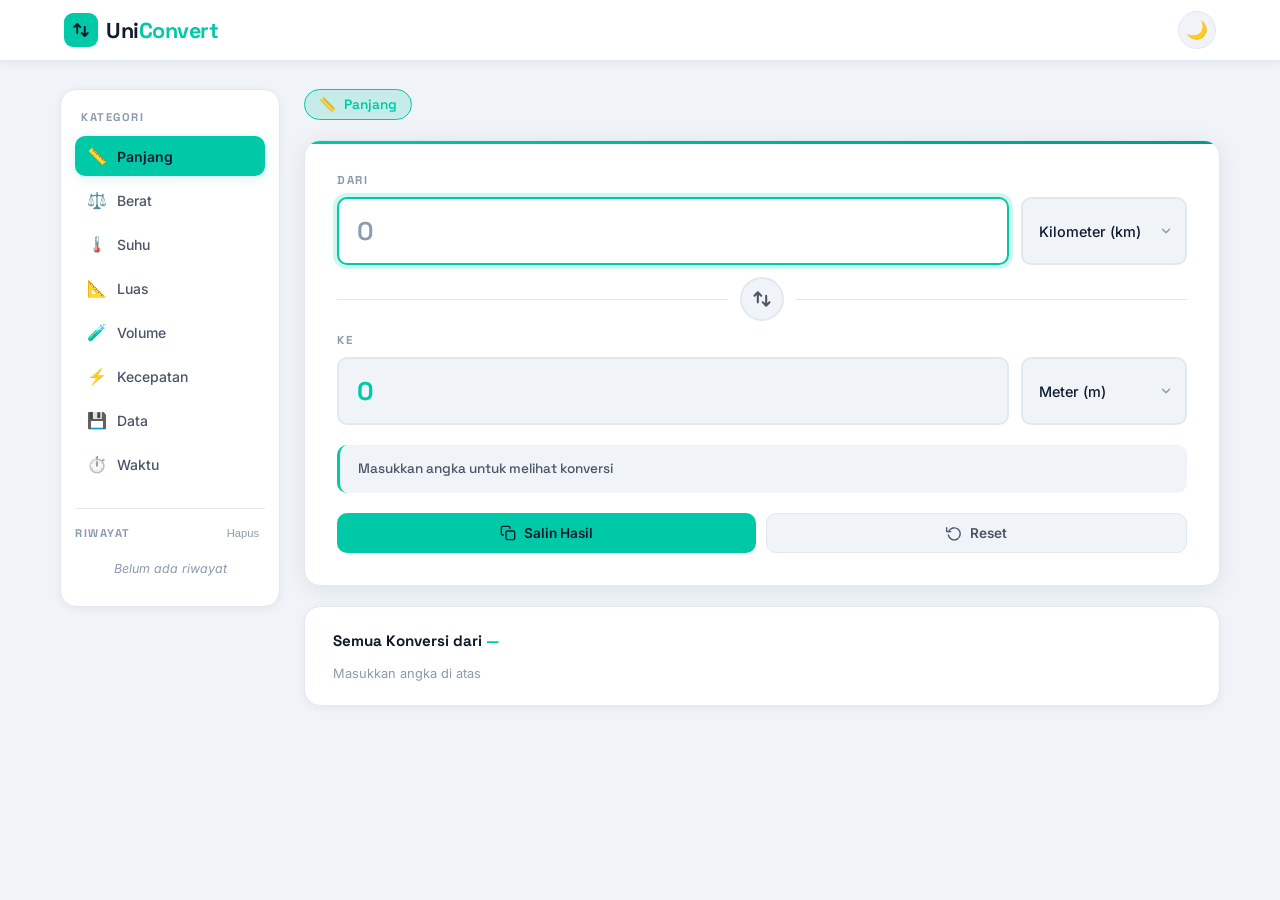
<file: index.html>
<!DOCTYPE html>
<html lang="id">
<head>
  <meta charset="UTF-8" />
  <meta name="viewport" content="width=device-width, initial-scale=1.0" />
  <title>UniConvert — Unit Converter</title>
  <link rel="stylesheet" href="style.css" />
  <link href="https://fonts.googleapis.com/css2?family=Space+Grotesk:wght@400;500;600;700&family=Inter:wght@400;500;600&display=swap" rel="stylesheet" />
</head>
<body>

  <!-- HEADER -->
  <header class="header">
    <div class="header-inner">
      <div class="logo">
        <span class="logo-icon">
  <svg width="18" height="18" viewBox="0 0 24 24" fill="none" stroke="#0F1B2D" stroke-width="2.5" stroke-linecap="round" stroke-linejoin="round">
    <path d="M7 16V4m0 0L3 8m4-4l4 4"/>
    <path d="M17 8v12m0 0l4-4m-4 4l-4-4"/>
  </svg>
        </span>
        <span class="logo-text">Uni<span class="logo-accent">Convert</span></span>
      </div>
      <button class="theme-toggle" id="themeToggle" title="Toggle dark/light mode">
        <span id="themeIcon">🌙</span>
      </button>
    </div>
  </header>

  <div class="app-layout">

    <!-- SIDEBAR KATEGORI -->
    <aside class="sidebar" id="sidebar">
      <div class="sidebar-title">Kategori</div>
      <nav class="category-nav" id="categoryNav">
        <button class="cat-btn active" data-cat="length">
          <span class="cat-icon">📏</span>
          <span>Panjang</span>
        </button>
        <button class="cat-btn" data-cat="weight">
          <span class="cat-icon">⚖️</span>
          <span>Berat</span>
        </button>
        <button class="cat-btn" data-cat="temperature">
          <span class="cat-icon">🌡️</span>
          <span>Suhu</span>
        </button>
        <button class="cat-btn" data-cat="area">
          <span class="cat-icon">📐</span>
          <span>Luas</span>
        </button>
        <button class="cat-btn" data-cat="volume">
          <span class="cat-icon">🧪</span>
          <span>Volume</span>
        </button>
        <button class="cat-btn" data-cat="speed">
          <span class="cat-icon">⚡</span>
          <span>Kecepatan</span>
        </button>
        <button class="cat-btn" data-cat="data">
          <span class="cat-icon">💾</span>
          <span>Data</span>
        </button>
        <button class="cat-btn" data-cat="time">
          <span class="cat-icon">⏱️</span>
          <span>Waktu</span>
        </button>
      </nav>

      <div class="sidebar-history">
        <div class="history-title">
          <span>Riwayat</span>
          <button class="clear-history" id="clearHistory">Hapus</button>
        </div>
        <ul class="history-list" id="historyList">
          <li class="history-empty">Belum ada riwayat</li>
        </ul>
      </div>
    </aside>

    <!-- MAIN CONVERTER -->
    <main class="main-content">
      <!-- Category Badge -->
      <div class="category-badge" id="categoryBadge">
        <span id="badgeIcon">📏</span>
        <span id="badgeName">Panjang</span>
      </div>

      <!-- Converter Card -->
      <div class="converter-card">

        <!-- FROM -->
        <div class="input-group">
          <label class="input-label">Dari</label>
          <div class="input-row">
            <input
              type="number"
              class="value-input"
              id="fromValue"
              placeholder="0"
              autocomplete="off"
            />
            <select class="unit-select" id="fromUnit"></select>
          </div>
        </div>

        <!-- SWAP BUTTON -->
        <div class="swap-row">
          <div class="divider-line"></div>
          <button class="swap-btn" id="swapBtn" title="Tukar satuan">
            <svg width="20" height="20" viewBox="0 0 24 24" fill="none" stroke="currentColor" stroke-width="2.5" stroke-linecap="round" stroke-linejoin="round">
              <path d="M7 16V4m0 0L3 8m4-4l4 4"/>
              <path d="M17 8v12m0 0l4-4m-4 4l-4-4"/>
            </svg>
          </button>
          <div class="divider-line"></div>
        </div>

        <!-- TO -->
        <div class="input-group">
          <label class="input-label">Ke</label>
          <div class="input-row">
            <div class="result-display" id="toValue">0</div>
            <select class="unit-select" id="toUnit"></select>
          </div>
        </div>

        <!-- RESULT FORMULA -->
        <div class="formula-box" id="formulaBox">
          <span id="formulaText">Masukkan angka untuk melihat konversi</span>
        </div>

        <!-- ACTION BUTTONS -->
        <div class="action-row">
          <button class="action-btn copy-btn" id="copyBtn">
            <svg width="16" height="16" viewBox="0 0 24 24" fill="none" stroke="currentColor" stroke-width="2" stroke-linecap="round" stroke-linejoin="round">
              <rect x="9" y="9" width="13" height="13" rx="2" ry="2"/>
              <path d="M5 15H4a2 2 0 0 1-2-2V4a2 2 0 0 1 2-2h9a2 2 0 0 1 2 2v1"/>
            </svg>
            Salin Hasil
          </button>
          <button class="action-btn reset-btn" id="resetBtn">
            <svg width="16" height="16" viewBox="0 0 24 24" fill="none" stroke="currentColor" stroke-width="2" stroke-linecap="round" stroke-linejoin="round">
              <polyline points="1 4 1 10 7 10"/>
              <path d="M3.51 15a9 9 0 1 0 .49-5.09"/>
            </svg>
            Reset
          </button>
        </div>

        <!-- TOAST -->
        <div class="toast" id="toast">✓ Disalin!</div>
      </div>

      <!-- ALL UNITS REFERENCE -->
      <div class="all-units-card" id="allUnitsCard">
        <div class="all-units-title">Semua Konversi dari <span id="allUnitsFrom">—</span></div>
        <div class="all-units-grid" id="allUnitsGrid"></div>
      </div>
    </main>

    <!-- MOBILE NAV TOGGLE -->
    <button class="mobile-cat-toggle" id="mobileCatToggle">
      ☰ Kategori
    </button>

  </div>

  <script src="app.js"></script>
</body>
</html>
</file>
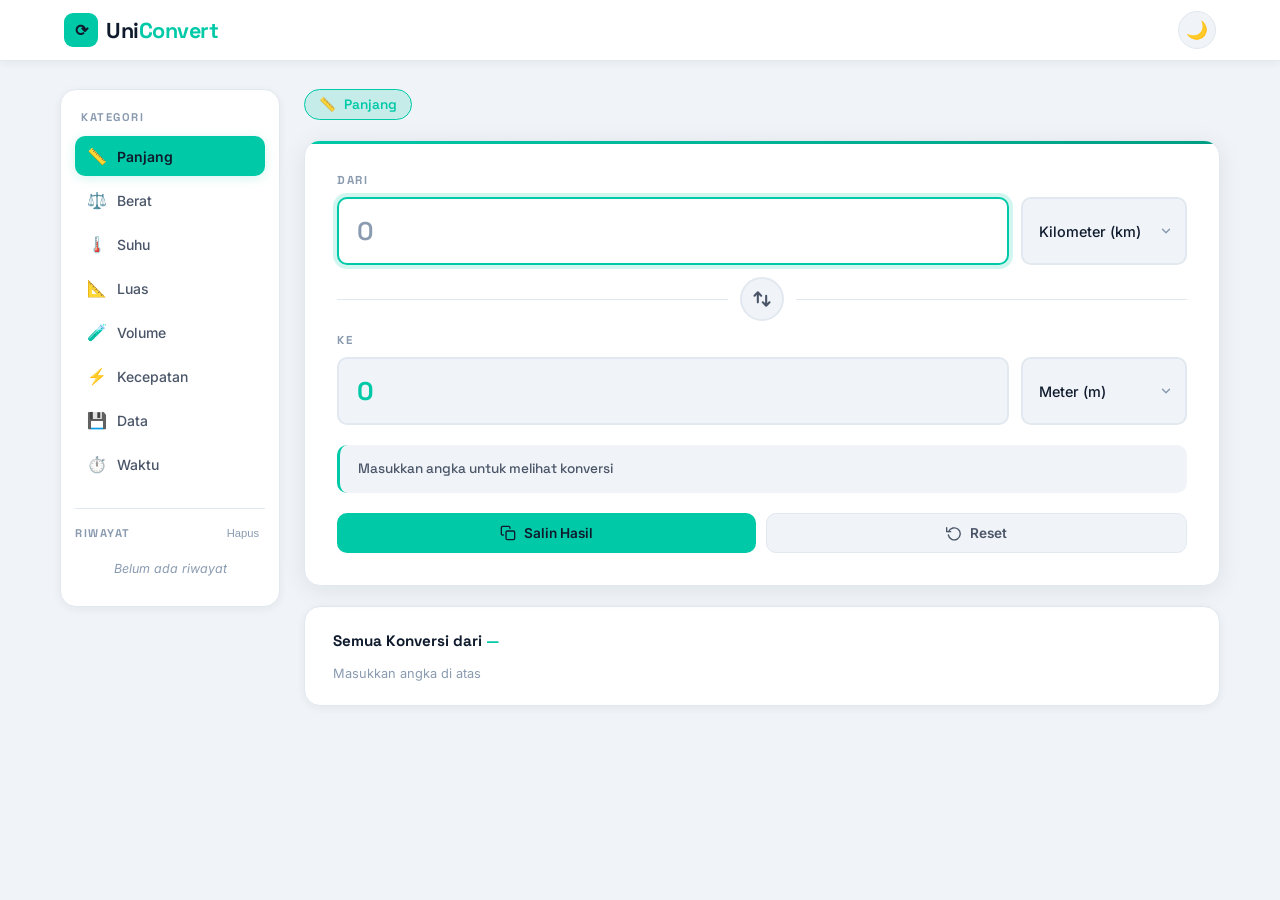
<file: index-3.html>
<!DOCTYPE html>
<html lang="id">
<head>
  <meta charset="UTF-8" />
  <meta name="viewport" content="width=device-width, initial-scale=1.0" />
  <title>UniConvert — Unit Converter</title>
  <link rel="stylesheet" href="style.css" />
  <link href="https://fonts.googleapis.com/css2?family=Space+Grotesk:wght@400;500;600;700&family=Inter:wght@400;500;600&display=swap" rel="stylesheet" />
</head>
<body>

  <!-- HEADER -->
  <header class="header">
    <div class="header-inner">
      <div class="logo">
        <span class="logo-icon">⟳</span>
        <span class="logo-text">Uni<span class="logo-accent">Convert</span></span>
      </div>
      <button class="theme-toggle" id="themeToggle" title="Toggle dark/light mode">
        <span id="themeIcon">🌙</span>
      </button>
    </div>
  </header>

  <div class="app-layout">

    <!-- SIDEBAR KATEGORI -->
    <aside class="sidebar" id="sidebar">
      <div class="sidebar-title">Kategori</div>
      <nav class="category-nav" id="categoryNav">
        <button class="cat-btn active" data-cat="length">
          <span class="cat-icon">📏</span>
          <span>Panjang</span>
        </button>
        <button class="cat-btn" data-cat="weight">
          <span class="cat-icon">⚖️</span>
          <span>Berat</span>
        </button>
        <button class="cat-btn" data-cat="temperature">
          <span class="cat-icon">🌡️</span>
          <span>Suhu</span>
        </button>
        <button class="cat-btn" data-cat="area">
          <span class="cat-icon">📐</span>
          <span>Luas</span>
        </button>
        <button class="cat-btn" data-cat="volume">
          <span class="cat-icon">🧪</span>
          <span>Volume</span>
        </button>
        <button class="cat-btn" data-cat="speed">
          <span class="cat-icon">⚡</span>
          <span>Kecepatan</span>
        </button>
        <button class="cat-btn" data-cat="data">
          <span class="cat-icon">💾</span>
          <span>Data</span>
        </button>
        <button class="cat-btn" data-cat="time">
          <span class="cat-icon">⏱️</span>
          <span>Waktu</span>
        </button>
      </nav>

      <div class="sidebar-history">
        <div class="history-title">
          <span>Riwayat</span>
          <button class="clear-history" id="clearHistory">Hapus</button>
        </div>
        <ul class="history-list" id="historyList">
          <li class="history-empty">Belum ada riwayat</li>
        </ul>
      </div>
    </aside>

    <!-- MAIN CONVERTER -->
    <main class="main-content">
      <!-- Category Badge -->
      <div class="category-badge" id="categoryBadge">
        <span id="badgeIcon">📏</span>
        <span id="badgeName">Panjang</span>
      </div>

      <!-- Converter Card -->
      <div class="converter-card">

        <!-- FROM -->
        <div class="input-group">
          <label class="input-label">Dari</label>
          <div class="input-row">
            <input
              type="number"
              class="value-input"
              id="fromValue"
              placeholder="0"
              autocomplete="off"
            />
            <select class="unit-select" id="fromUnit"></select>
          </div>
        </div>

        <!-- SWAP BUTTON -->
        <div class="swap-row">
          <div class="divider-line"></div>
          <button class="swap-btn" id="swapBtn" title="Tukar satuan">
            <svg width="20" height="20" viewBox="0 0 24 24" fill="none" stroke="currentColor" stroke-width="2.5" stroke-linecap="round" stroke-linejoin="round">
              <path d="M7 16V4m0 0L3 8m4-4l4 4"/>
              <path d="M17 8v12m0 0l4-4m-4 4l-4-4"/>
            </svg>
          </button>
          <div class="divider-line"></div>
        </div>

        <!-- TO -->
        <div class="input-group">
          <label class="input-label">Ke</label>
          <div class="input-row">
            <div class="result-display" id="toValue">0</div>
            <select class="unit-select" id="toUnit"></select>
          </div>
        </div>

        <!-- RESULT FORMULA -->
        <div class="formula-box" id="formulaBox">
          <span id="formulaText">Masukkan angka untuk melihat konversi</span>
        </div>

        <!-- ACTION BUTTONS -->
        <div class="action-row">
          <button class="action-btn copy-btn" id="copyBtn">
            <svg width="16" height="16" viewBox="0 0 24 24" fill="none" stroke="currentColor" stroke-width="2" stroke-linecap="round" stroke-linejoin="round">
              <rect x="9" y="9" width="13" height="13" rx="2" ry="2"/>
              <path d="M5 15H4a2 2 0 0 1-2-2V4a2 2 0 0 1 2-2h9a2 2 0 0 1 2 2v1"/>
            </svg>
            Salin Hasil
          </button>
          <button class="action-btn reset-btn" id="resetBtn">
            <svg width="16" height="16" viewBox="0 0 24 24" fill="none" stroke="currentColor" stroke-width="2" stroke-linecap="round" stroke-linejoin="round">
              <polyline points="1 4 1 10 7 10"/>
              <path d="M3.51 15a9 9 0 1 0 .49-5.09"/>
            </svg>
            Reset
          </button>
        </div>

        <!-- TOAST -->
        <div class="toast" id="toast">✓ Disalin!</div>
      </div>

      <!-- ALL UNITS REFERENCE -->
      <div class="all-units-card" id="allUnitsCard">
        <div class="all-units-title">Semua Konversi dari <span id="allUnitsFrom">—</span></div>
        <div class="all-units-grid" id="allUnitsGrid"></div>
      </div>
    </main>

    <!-- MOBILE NAV TOGGLE -->
    <button class="mobile-cat-toggle" id="mobileCatToggle">
      ☰ Kategori
    </button>

  </div>

  <script src="app.js"></script>
</body>
</html>
</file>
<file: style.css>
/* =============================================
   UNICONVERT — style.css
   ============================================= */

*, *::before, *::after {
  box-sizing: border-box;
  margin: 0;
  padding: 0;
}

:root {
  /* Light Mode */
  --bg:          #F0F4F8;
  --bg-card:     #FFFFFF;
  --bg-sidebar:  #FFFFFF;
  --bg-input:    #F0F4F8;
  --bg-result:   #F0F4F8;
  --text-primary:#0F1B2D;
  --text-sec:    #4A5568;
  --text-muted:  #8A9BB0;
  --accent:      #00C9A7;
  --accent-dark: #009E83;
  --accent-glow: rgba(0,201,167,0.18);
  --border:      #E2E8F0;
  --shadow:      0 4px 24px rgba(15,27,45,0.08);
  --shadow-sm:   0 2px 8px rgba(15,27,45,0.06);
  --radius:      16px;
  --radius-sm:   10px;
}

body.dark {
  --bg:          #0B1220;
  --bg-card:     #131F32;
  --bg-sidebar:  #111D2E;
  --bg-input:    #0F1B2D;
  --bg-result:   #0F1B2D;
  --text-primary:#F0F6FF;
  --text-sec:    #8FA8C8;
  --text-muted:  #4A6080;
  --accent:      #00D4AA;
  --accent-dark: #00A882;
  --accent-glow: rgba(0,212,170,0.15);
  --border:      #1E3050;
  --shadow:      0 4px 24px rgba(0,0,0,0.35);
  --shadow-sm:   0 2px 8px rgba(0,0,0,0.25);
}

html { scroll-behavior: smooth; }

body {
  font-family: 'Inter', sans-serif;
  background: var(--bg);
  color: var(--text-primary);
  min-height: 100vh;
  transition: background 0.3s, color 0.3s;
}

/* ---- HEADER ---- */
.header {
  position: sticky;
  top: 0;
  z-index: 100;
  background: var(--bg-card);
  border-bottom: 1px solid var(--border);
  box-shadow: var(--shadow-sm);
  transition: background 0.3s, border-color 0.3s;
}

.header-inner {
  max-width: 1200px;
  margin: 0 auto;
  padding: 0 24px;
  height: 60px;
  display: flex;
  align-items: center;
  justify-content: space-between;
}

.logo {
  display: flex;
  align-items: center;
  gap: 8px;
  font-family: 'Space Grotesk', sans-serif;
  font-size: 1.35rem;
  font-weight: 700;
  color: var(--text-primary);
  letter-spacing: -0.5px;
}

.logo-icon {
  display: inline-flex;
  align-items: center;
  justify-content: center;
  width: 34px;
  height: 34px;
  background: var(--accent);
  border-radius: 9px;
  font-size: 1rem;
  color: #0F1B2D;
  font-weight: 900;
  animation: spin-slow 8s linear infinite;
}

@keyframes spin-slow {
  from { transform: rotate(0deg); }
  to   { transform: rotate(360deg); }
}

.logo-accent { color: var(--accent); }

.theme-toggle {
  background: var(--bg-input);
  border: 1px solid var(--border);
  border-radius: 50%;
  width: 38px;
  height: 38px;
  cursor: pointer;
  font-size: 1.1rem;
  display: flex;
  align-items: center;
  justify-content: center;
  transition: background 0.2s, transform 0.2s;
}

.theme-toggle:hover {
  background: var(--accent-glow);
  transform: scale(1.1);
}

/* ---- LAYOUT ---- */
.app-layout {
  max-width: 1200px;
  margin: 0 auto;
  padding: 28px 20px 60px;
  display: grid;
  grid-template-columns: 220px 1fr;
  gap: 24px;
  align-items: start;
}

/* ---- SIDEBAR ---- */
.sidebar {
  background: var(--bg-sidebar);
  border-radius: var(--radius);
  border: 1px solid var(--border);
  padding: 20px 14px;
  box-shadow: var(--shadow-sm);
  position: sticky;
  top: 84px;
  transition: background 0.3s, border-color 0.3s;
}

.sidebar-title {
  font-family: 'Space Grotesk', sans-serif;
  font-size: 0.7rem;
  font-weight: 700;
  letter-spacing: 1.5px;
  text-transform: uppercase;
  color: var(--text-muted);
  margin-bottom: 12px;
  padding: 0 6px;
}

.category-nav {
  display: flex;
  flex-direction: column;
  gap: 4px;
}

.cat-btn {
  display: flex;
  align-items: center;
  gap: 10px;
  padding: 10px 12px;
  border: none;
  background: transparent;
  border-radius: var(--radius-sm);
  cursor: pointer;
  font-family: 'Inter', sans-serif;
  font-size: 0.875rem;
  font-weight: 500;
  color: var(--text-sec);
  text-align: left;
  width: 100%;
  transition: background 0.18s, color 0.18s, transform 0.15s;
}

.cat-btn:hover {
  background: var(--accent-glow);
  color: var(--accent);
  transform: translateX(2px);
}

.cat-btn.active {
  background: var(--accent);
  color: #0F1B2D;
  font-weight: 600;
  box-shadow: 0 2px 12px var(--accent-glow);
}

.cat-icon { font-size: 1rem; }

/* History */
.sidebar-history {
  margin-top: 24px;
  border-top: 1px solid var(--border);
  padding-top: 16px;
}

.history-title {
  display: flex;
  justify-content: space-between;
  align-items: center;
  margin-bottom: 10px;
}

.history-title > span {
  font-family: 'Space Grotesk', sans-serif;
  font-size: 0.7rem;
  font-weight: 700;
  letter-spacing: 1.5px;
  text-transform: uppercase;
  color: var(--text-muted);
}

.clear-history {
  font-size: 0.7rem;
  color: var(--text-muted);
  background: none;
  border: none;
  cursor: pointer;
  padding: 2px 6px;
  border-radius: 4px;
  transition: color 0.2s, background 0.2s;
}

.clear-history:hover {
  color: #FF6B6B;
  background: rgba(255,107,107,0.1);
}

.history-list {
  list-style: none;
  display: flex;
  flex-direction: column;
  gap: 4px;
  max-height: 220px;
  overflow-y: auto;
}

.history-list::-webkit-scrollbar { width: 3px; }
.history-list::-webkit-scrollbar-track { background: transparent; }
.history-list::-webkit-scrollbar-thumb { background: var(--border); border-radius: 4px; }

.history-empty {
  font-size: 0.78rem;
  color: var(--text-muted);
  text-align: center;
  padding: 10px 0;
  font-style: italic;
}

.history-item {
  font-size: 0.75rem;
  color: var(--text-sec);
  padding: 6px 8px;
  border-radius: 6px;
  background: var(--bg-input);
  line-height: 1.4;
  cursor: default;
  transition: background 0.2s;
}

.history-item:hover {
  background: var(--accent-glow);
  color: var(--accent);
}

.history-item .h-result {
  font-weight: 600;
  color: var(--accent);
}

/* ---- MAIN CONTENT ---- */
.main-content {
  display: flex;
  flex-direction: column;
  gap: 20px;
}

/* Category Badge */
.category-badge {
  display: inline-flex;
  align-items: center;
  gap: 8px;
  background: var(--accent-glow);
  border: 1px solid var(--accent);
  color: var(--accent);
  font-family: 'Space Grotesk', sans-serif;
  font-weight: 600;
  font-size: 0.85rem;
  padding: 6px 14px;
  border-radius: 100px;
  width: fit-content;
  transition: all 0.25s;
}

/* Converter Card */
.converter-card {
  background: var(--bg-card);
  border-radius: var(--radius);
  border: 1px solid var(--border);
  padding: 32px;
  box-shadow: var(--shadow);
  position: relative;
  overflow: hidden;
  transition: background 0.3s, border-color 0.3s;
}

.converter-card::before {
  content: '';
  position: absolute;
  top: 0; left: 0; right: 0;
  height: 3px;
  background: linear-gradient(90deg, var(--accent), var(--accent-dark));
  border-radius: var(--radius) var(--radius) 0 0;
}

/* Input Group */
.input-group {
  display: flex;
  flex-direction: column;
  gap: 10px;
}

.input-label {
  font-family: 'Space Grotesk', sans-serif;
  font-size: 0.72rem;
  font-weight: 700;
  letter-spacing: 1.5px;
  text-transform: uppercase;
  color: var(--text-muted);
}

.input-row {
  display: flex;
  gap: 12px;
}

.value-input {
  flex: 1;
  padding: 16px 18px;
  background: var(--bg-input);
  border: 2px solid var(--border);
  border-radius: var(--radius-sm);
  font-family: 'Space Grotesk', sans-serif;
  font-size: 1.6rem;
  font-weight: 600;
  color: var(--text-primary);
  outline: none;
  transition: border-color 0.2s, box-shadow 0.2s, background 0.2s;
  min-width: 0;
}

.value-input::placeholder { color: var(--text-muted); }

.value-input:focus {
  border-color: var(--accent);
  box-shadow: 0 0 0 4px var(--accent-glow);
  background: var(--bg-card);
}

/* hide number spinners */
.value-input::-webkit-inner-spin-button,
.value-input::-webkit-outer-spin-button { -webkit-appearance: none; }
.value-input[type=number] { -moz-appearance: textfield; }

.unit-select {
  padding: 12px 16px;
  background: var(--bg-input);
  border: 2px solid var(--border);
  border-radius: var(--radius-sm);
  font-family: 'Inter', sans-serif;
  font-size: 0.9rem;
  font-weight: 500;
  color: var(--text-primary);
  cursor: pointer;
  outline: none;
  min-width: 140px;
  transition: border-color 0.2s, background 0.2s;
  -webkit-appearance: none;
  appearance: none;
  background-image: url("data:image/svg+xml,%3Csvg xmlns='http://www.w3.org/2000/svg' width='14' height='14' viewBox='0 0 24 24' fill='none' stroke='%238A9BB0' stroke-width='2.5' stroke-linecap='round' stroke-linejoin='round'%3E%3Cpolyline points='6 9 12 15 18 9'%3E%3C/polyline%3E%3C/svg%3E");
  background-repeat: no-repeat;
  background-position: right 12px center;
  padding-right: 36px;
}

.unit-select:focus {
  border-color: var(--accent);
  box-shadow: 0 0 0 4px var(--accent-glow);
}

/* Result Display */
.result-display {
  flex: 1;
  padding: 16px 18px;
  background: var(--bg-result);
  border: 2px solid var(--border);
  border-radius: var(--radius-sm);
  font-family: 'Space Grotesk', sans-serif;
  font-size: 1.6rem;
  font-weight: 700;
  color: var(--accent);
  display: flex;
  align-items: center;
  min-width: 0;
  overflow: hidden;
  text-overflow: ellipsis;
  white-space: nowrap;
  transition: all 0.2s;
  position: relative;
}

.result-display.pop {
  animation: pop-result 0.25s ease;
}

@keyframes pop-result {
  0%   { transform: scale(1); }
  50%  { transform: scale(1.03); color: var(--accent); }
  100% { transform: scale(1); }
}

/* Swap Row */
.swap-row {
  display: flex;
  align-items: center;
  gap: 12px;
  padding: 12px 0;
}

.divider-line {
  flex: 1;
  height: 1px;
  background: var(--border);
}

.swap-btn {
  width: 44px;
  height: 44px;
  border-radius: 50%;
  background: var(--bg-input);
  border: 2px solid var(--border);
  color: var(--text-sec);
  cursor: pointer;
  display: flex;
  align-items: center;
  justify-content: center;
  transition: all 0.22s;
  flex-shrink: 0;
}

.swap-btn:hover {
  background: var(--accent);
  border-color: var(--accent);
  color: #0F1B2D;
  transform: rotate(180deg) scale(1.08);
  box-shadow: 0 4px 16px var(--accent-glow);
}

/* Formula Box */
.formula-box {
  margin-top: 20px;
  padding: 14px 18px;
  background: var(--bg-input);
  border-radius: var(--radius-sm);
  border-left: 3px solid var(--accent);
  font-size: 0.85rem;
  color: var(--text-sec);
  font-family: 'Space Grotesk', sans-serif;
  font-weight: 500;
  line-height: 1.5;
  transition: all 0.2s;
}

/* Action Row */
.action-row {
  display: flex;
  gap: 10px;
  margin-top: 20px;
}

.action-btn {
  display: flex;
  align-items: center;
  gap: 8px;
  padding: 11px 20px;
  border-radius: var(--radius-sm);
  font-family: 'Inter', sans-serif;
  font-size: 0.85rem;
  font-weight: 600;
  cursor: pointer;
  border: none;
  transition: all 0.2s;
  flex: 1;
  justify-content: center;
}

.copy-btn {
  background: var(--accent);
  color: #0F1B2D;
}

.copy-btn:hover {
  background: var(--accent-dark);
  transform: translateY(-1px);
  box-shadow: 0 6px 18px var(--accent-glow);
}

.reset-btn {
  background: var(--bg-input);
  color: var(--text-sec);
  border: 1px solid var(--border);
}

.reset-btn:hover {
  background: rgba(255,107,107,0.12);
  color: #FF6B6B;
  border-color: #FF6B6B;
}

/* Toast */
.toast {
  position: absolute;
  bottom: 24px;
  left: 50%;
  transform: translateX(-50%) translateY(80px);
  background: var(--text-primary);
  color: var(--bg);
  padding: 10px 22px;
  border-radius: 100px;
  font-size: 0.85rem;
  font-weight: 600;
  font-family: 'Space Grotesk', sans-serif;
  opacity: 0;
  transition: all 0.3s cubic-bezier(.34,1.56,.64,1);
  pointer-events: none;
  white-space: nowrap;
  z-index: 10;
}

.toast.show {
  opacity: 1;
  transform: translateX(-50%) translateY(0);
}

/* ---- ALL UNITS CARD ---- */
.all-units-card {
  background: var(--bg-card);
  border-radius: var(--radius);
  border: 1px solid var(--border);
  padding: 24px 28px;
  box-shadow: var(--shadow-sm);
  transition: background 0.3s, border-color 0.3s;
}

.all-units-title {
  font-family: 'Space Grotesk', sans-serif;
  font-size: 0.95rem;
  font-weight: 700;
  color: var(--text-primary);
  margin-bottom: 16px;
}

.all-units-title span {
  color: var(--accent);
}

.all-units-grid {
  display: grid;
  grid-template-columns: repeat(auto-fill, minmax(160px, 1fr));
  gap: 10px;
}

.unit-result-item {
  background: var(--bg-input);
  border-radius: var(--radius-sm);
  padding: 12px 14px;
  transition: all 0.2s;
  border: 1px solid transparent;
}

.unit-result-item:hover {
  border-color: var(--accent);
  background: var(--accent-glow);
  transform: translateY(-2px);
}

.unit-result-item .unit-val {
  font-family: 'Space Grotesk', sans-serif;
  font-size: 1.05rem;
  font-weight: 700;
  color: var(--accent);
  display: block;
  word-break: break-all;
}

.unit-result-item .unit-name {
  font-size: 0.72rem;
  color: var(--text-muted);
  margin-top: 3px;
  display: block;
}

/* Mobile Cat Toggle */
.mobile-cat-toggle {
  display: none;
  position: fixed;
  bottom: 20px;
  left: 50%;
  transform: translateX(-50%);
  background: var(--accent);
  color: #0F1B2D;
  border: none;
  padding: 12px 24px;
  border-radius: 100px;
  font-family: 'Space Grotesk', sans-serif;
  font-weight: 700;
  font-size: 0.9rem;
  cursor: pointer;
  box-shadow: 0 8px 24px var(--accent-glow);
  z-index: 200;
  transition: transform 0.2s, box-shadow 0.2s;
}

.mobile-cat-toggle:hover {
  transform: translateX(-50%) translateY(-2px);
  box-shadow: 0 12px 28px var(--accent-glow);
}

/* Sidebar overlay on mobile */
.sidebar-overlay {
  display: none;
  position: fixed;
  inset: 0;
  background: rgba(0,0,0,0.5);
  z-index: 150;
}

.sidebar-overlay.active { display: block; }

/* =============================================
   RESPONSIVE
   ============================================= */
@media (max-width: 768px) {
  .app-layout {
    grid-template-columns: 1fr;
    padding: 16px 14px 80px;
    gap: 16px;
  }

  .sidebar {
    position: fixed;
    top: 0; left: -280px;
    width: 260px;
    height: 100vh;
    border-radius: 0 var(--radius) var(--radius) 0;
    z-index: 200;
    overflow-y: auto;
    padding-top: 70px;
    transition: left 0.3s cubic-bezier(.4,0,.2,1);
    box-shadow: var(--shadow);
  }

  .sidebar.open { left: 0; }

  .mobile-cat-toggle { display: flex; align-items: center; gap: 8px; }

  .converter-card { padding: 20px 16px; }

  .value-input, .result-display { font-size: 1.25rem; }

  .unit-select { min-width: 110px; }

  .all-units-grid {
    grid-template-columns: repeat(auto-fill, minmax(130px, 1fr));
  }

  .action-row {
    flex-direction: column;
  }
}

@media (max-width: 400px) {
  .input-row { flex-direction: column; }
  .unit-select { min-width: 100%; }
}
</file>
